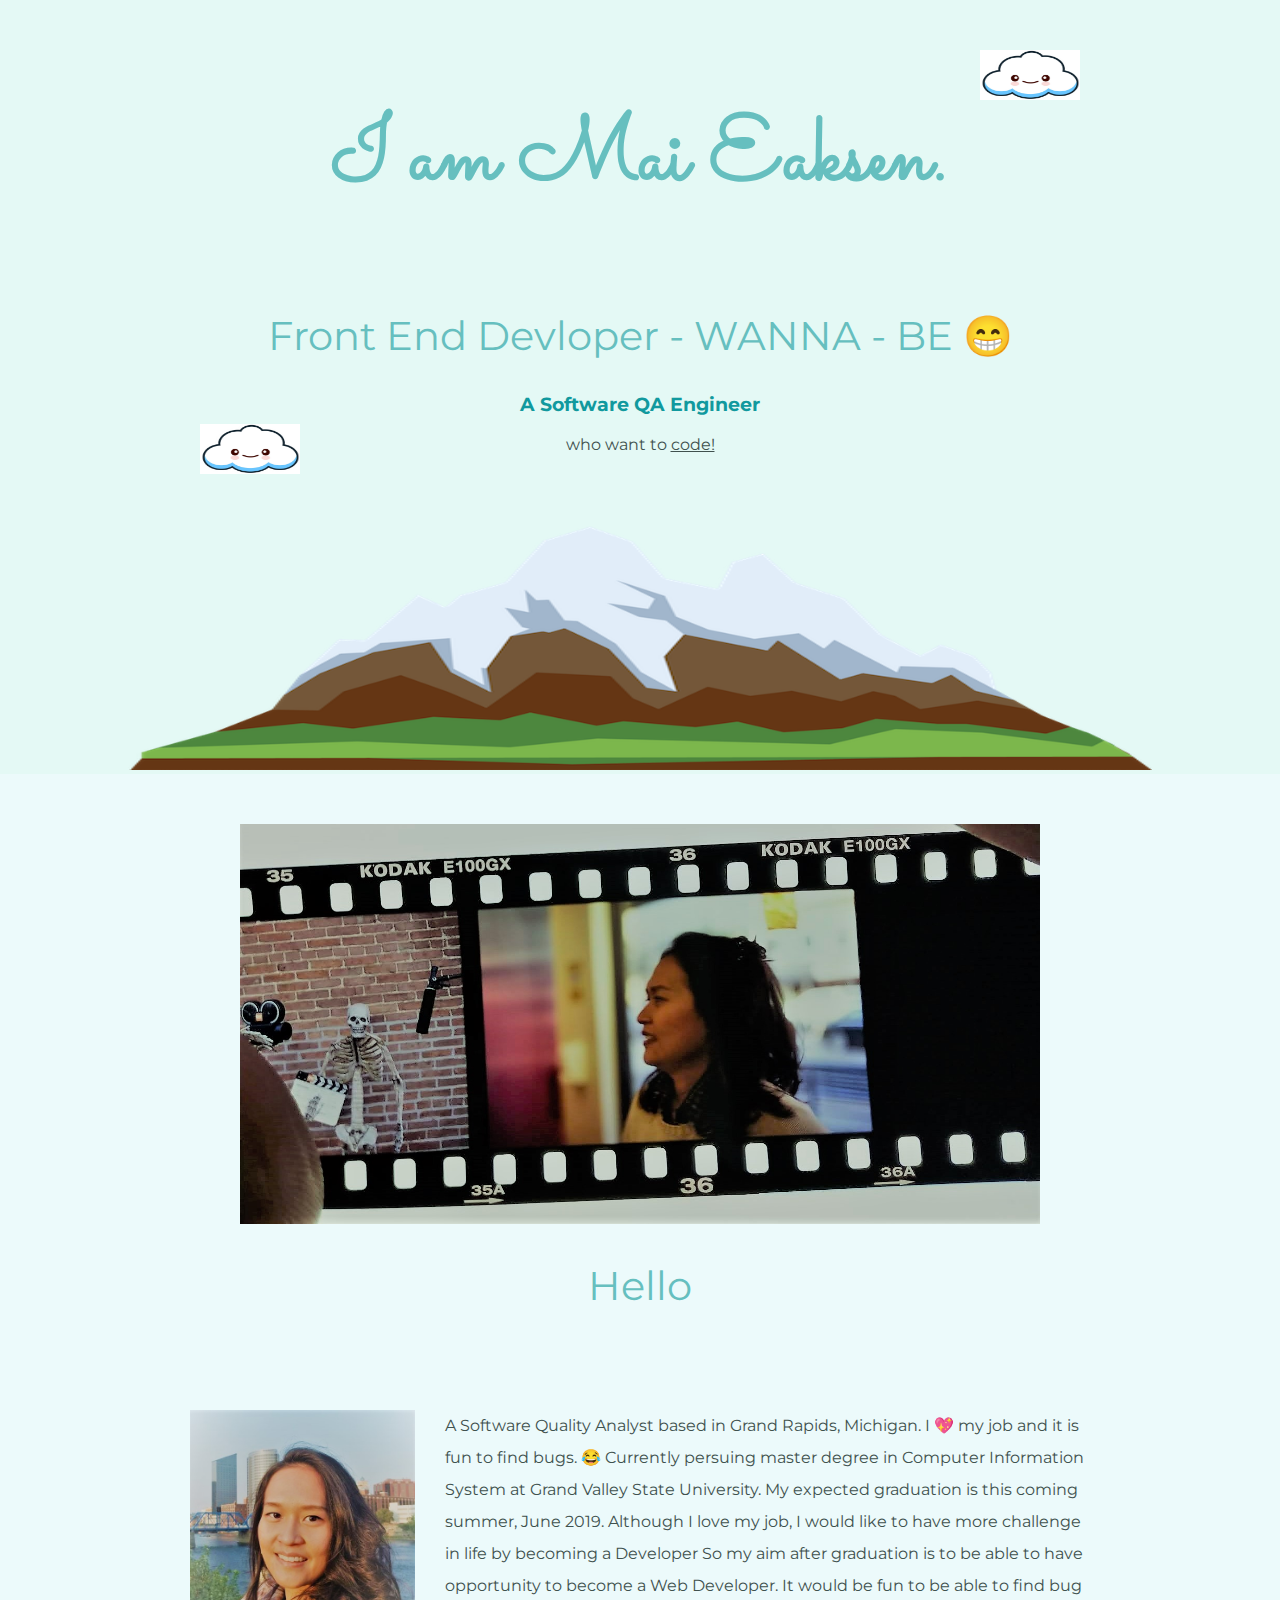
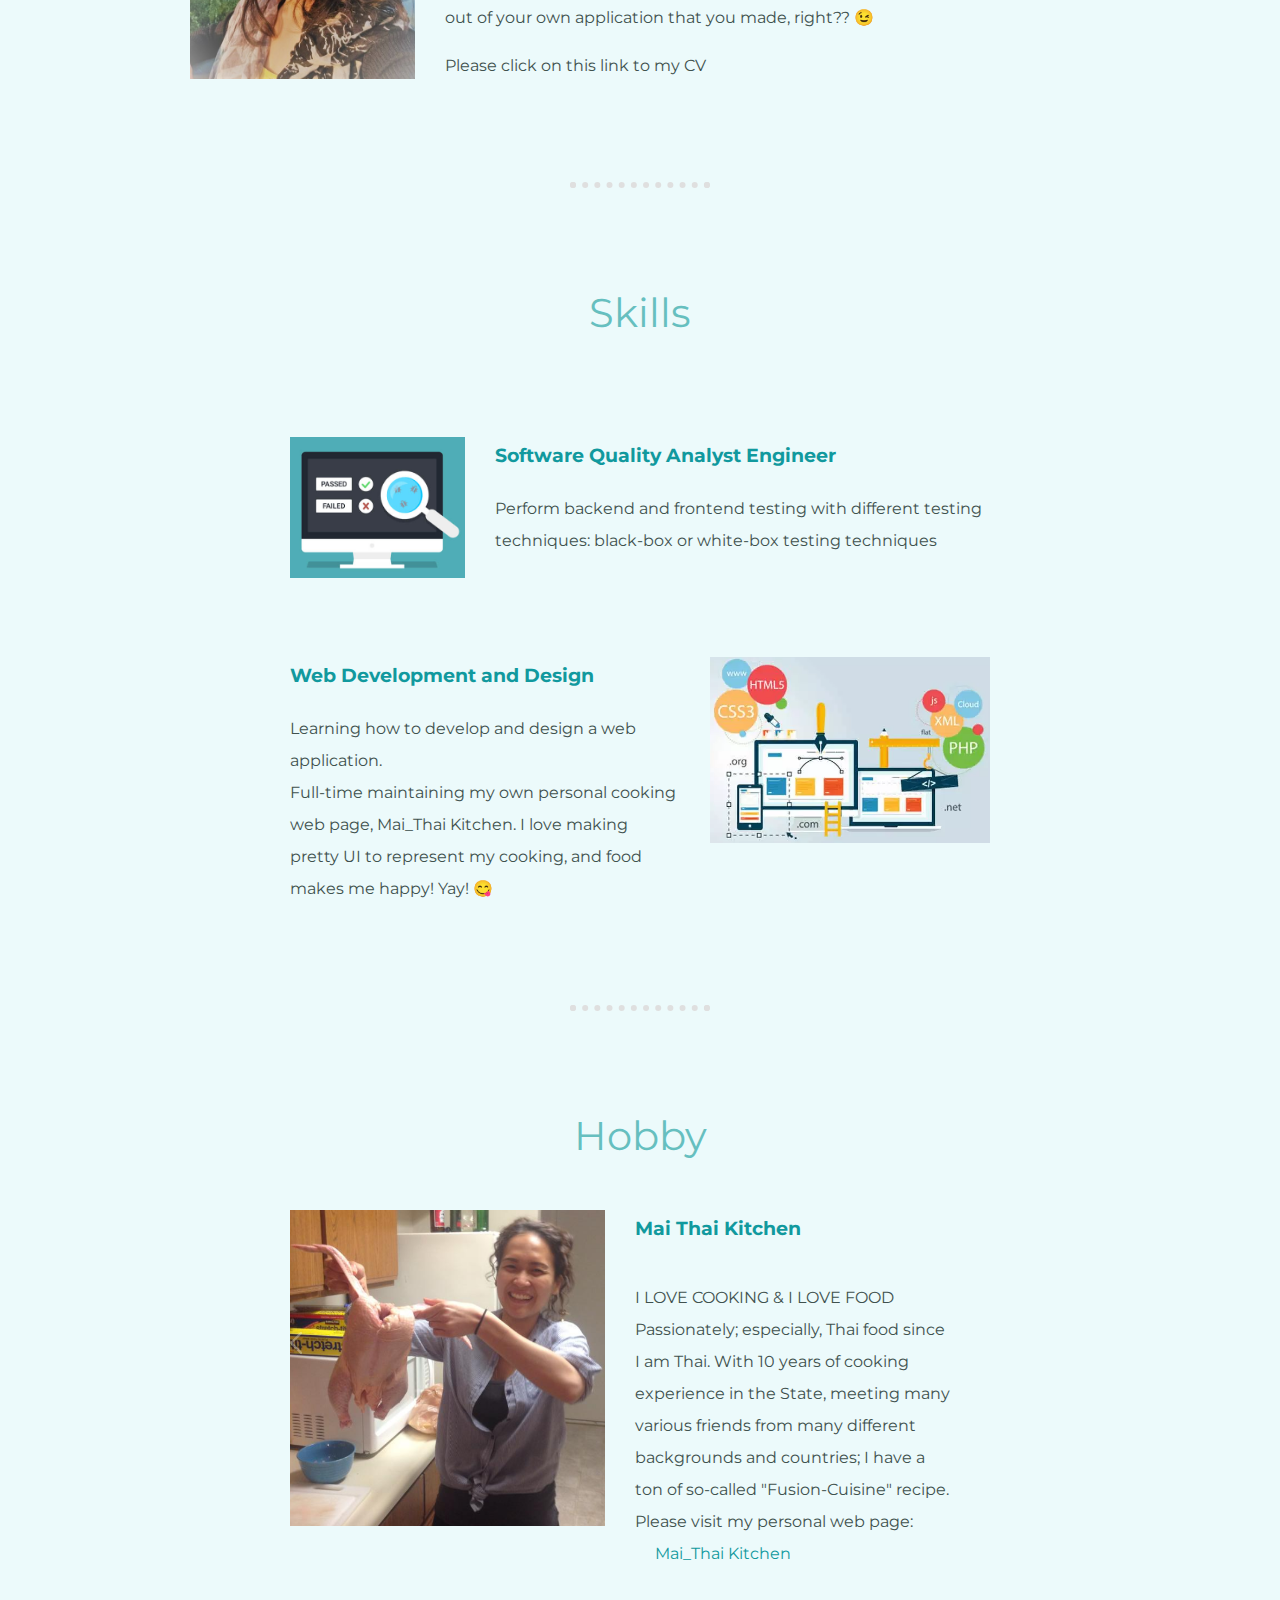
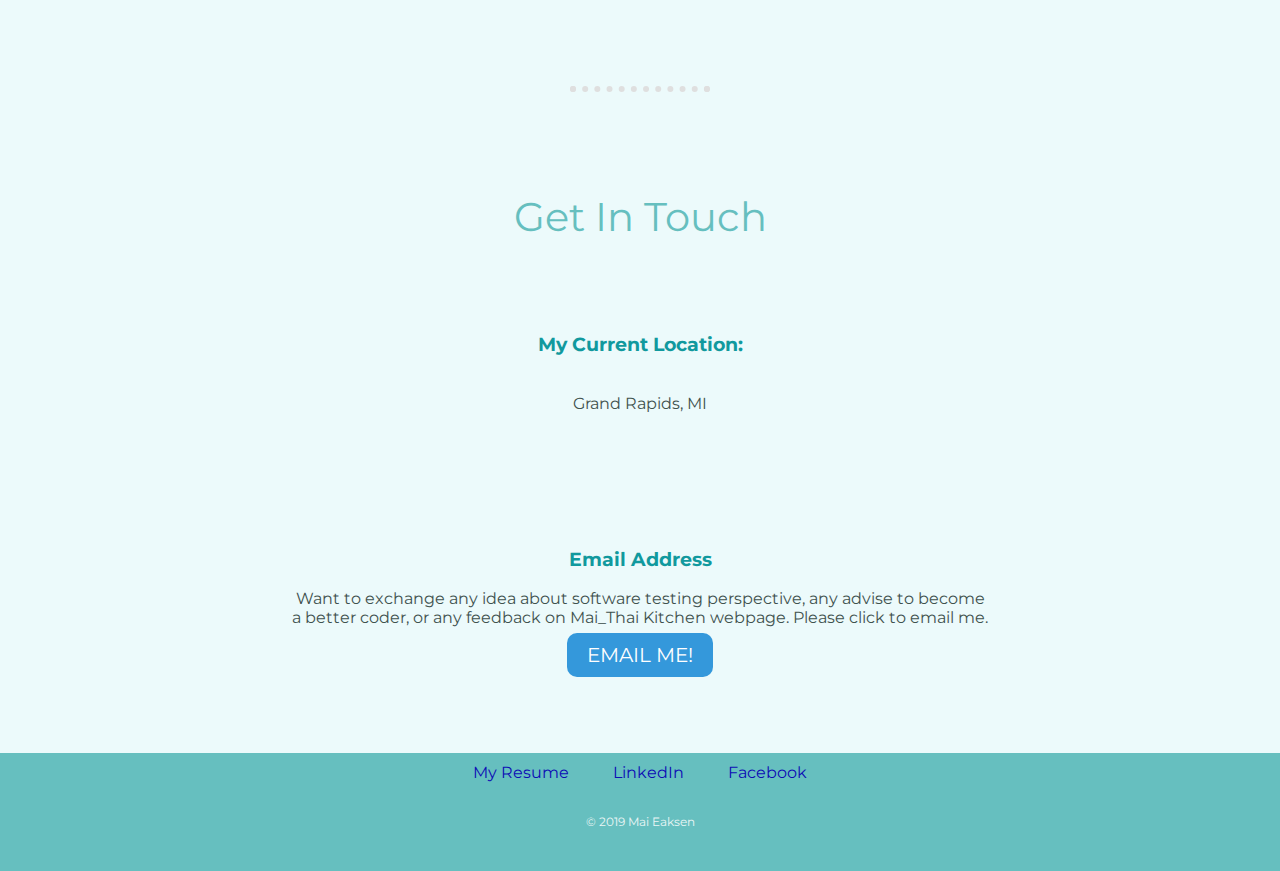
<file: index.html>
<!DOCTYPE html>
<html lang="en" dir="ltr">

<head>
  <meta charset="utf-8">
  <title>Mai Eaksen</title>
  <link rel="stylesheet" href="css/styles.css">
  <link rel="icon" href="favicon.ico">
  <link href="https://fonts.googleapis.com/css?family=Merriweather|Montserrat|Sacramento" rel="stylesheet">
</head>

<body>
  <div class="top-container">

    <img class="top-cloud" src="images/15871374.jpg" alt="cloud-img">
    <h1>I am Mai Eaksen.</h1>


    <h2>Front End Devloper - WANNA - BE 😁</h2>
    <h3>A Software QA Engineer</h3>
    <p>
      who want to <span class="pro">code!</span>
    </p>


    <img class="bottom-cloud" src="images/15871374.jpg" alt="cloud-img">
    <img class="mountain" src="images/mountain.png" alt="mountain-img">
  </div>


  <div class="middle-container">
    <div class="profile">

      <img src="images/MaiPicFilm.jpg" alt="mai-pic1" height="400px" width="800px">
      <h2>Hello</h2>

      <div class="profile-row">
        <img class="profile-image" src="images/Mai.jpg" alt="mai-pic2">
        <p>A Software Quality Analyst based in Grand Rapids, Michigan.
          I 💖 my job and it is fun to find bugs. 😂
          Currently persuing master degree in Computer Information System at Grand Valley State
          University. My expected graduation is this coming summer, June 2019.
          Although I love my job, I would like to have more challenge in life by becoming a Developer
          So my aim after graduation is to be able to have opportunity to become a Web Developer.
          It would be fun to be able to find bug out of your own application that you made, right?? 😉</p>
        <p>Please click on this link to my CV</p>
      </div>
    </div>

    <hr>
    <div class="skill">
      <h2>Skills</h2>
      <div class="skill-row">
        <img class="skill-image1" src="images/qaPic1.PNG" alt="qa-pic">
        <h3>Software Quality Analyst Engineer</h3>
        <p>Perform backend and frontend testing with different testing techniques: black-box or white-box testing techniques</p>
      </div>
      <div class="skill-row">
        <img class="skill-image2" src="images/webDevelopment.PNG" alt="qa-pic1">
        <h3>Web Development and Design</h3>
        <p>

          Learning how to develop and design a web application.
          <br>
          Full-time maintaining my own personal cooking web page, Mai_Thai Kitchen.
          I love making pretty UI to represent my cooking, and food makes me happy! Yay! 😋

        </p>
      </div>
    </div>


    <hr>
    <div class="hobby">
      <h2>Hobby</h2>
      <div class="hobby-row">


        <img class="hobby-image" src="images/MaiInKitchen.PNG" alt="MaiInKitchen-pic">
        <h3>Mai Thai Kitchen</h3>
        <div class="hobby-description">
          <p>I LOVE COOKING & I LOVE FOOD Passionately; especially, Thai food since I am Thai.
            With 10 years of cooking experience in the State, meeting many various friends from many different backgrounds and countries;
            I have a ton of so-called "Fusion-Cuisine" recipe.
            <br>
            Please visit my personal web page:
            <a class="skill-link" href="C:\Users\mai_s\OneDrive\Documents\A_Winter 2019_CIS_Master\WebDevelopment_Udemy\Web Development\MasterProject\recipebookMainPage.html">Mai_Thai Kitchen</a>
          </p>
        </div>
      </div>
    </div>

    <hr>
    <div class="contact-me">
      <h2>Get In Touch</h2>
      <div class="contact-address">
        <h3>My Current Location:</h3>
        <p>
          <br>Grand Rapids, MI
        </p>
      </div>

      <div class="contact-email">
        <h3>Email Address</h3>
        <p>Want to exchange any idea about software testing perspective, any advise to become a better coder, or any feedback on Mai_Thai Kitchen webpage. Please click to email me.
          <p>
            <a class="btn" href="mailto:eaksens@mail.gvsu.edu">EMAIL ME!</a>
          </p>
        </p>
      </div>

    </div>
  </div>

  <div class="bottom-container">
    <a class="footer-link" href="https://docs.google.com/document/d/1jyrpSE0JkI-DCMKHn25DR0SCpoAjFptKhChUcKdfSeY/edit">My Resume</a>
    <a class="footer-link" href="https://www.linkedin.com/">LinkedIn</a>
    <a class="footer-link" href="https://facebook.com/">Facebook</a>
    <p class="copyright">© 2019 Mai Eaksen</p>
  </div>

</body>

</html>
</file>
<file: css/styles.css>
body {
  margin: 0;
  text-align: center;
  font-family: 'Montserrat', sans-serif;
  color: #40514E
}

h1 {
  color: #66BFBF;
  font-size: 5.625rem;
  line-height: 2;
  margin-top: 50px auto 0 auto;
  font-family: 'Sacramento', cursive;
}

h2 {
  color: #66BFBF;
  font-family: 'Montserrat', sans-serif;
  font-size: 2.5rem;
  font-weight: normal;
}

h3 {
  font-family: 'Montserrat', sans-serif;
  color: #11999E;
}

a {
  font-family: 'Montserrat', sans-serif;
  color: #11999E;
  margin: 10px 20px 10px 20px;
  text-decoration: none;
}

a:hover{
  color: #EAF6F6;
}

hr{
  width: 10%;
  border: dotted #dfdfdf 6px;
  border-bottom: none;
  margin: 100px auto 100px auto;
}
.h1-me{
  color: #66BFBF;
  font-size: 5.625rem;
  line-height: 2;
  margin-top: 50px auto 0 auto;
  font-family: 'Sacramento', cursive;
}

.top-container {
  background-color: #E4F9F5;
  position: relative;
  padding-top: 10px;
}

.middle-container {
  padding-top: 50px;
  background-color: #ecfafb;
  position: relative;
  padding-bottom: 10px;
}

.bottom-container {
  padding-top: 10px;
  background-color: #66BFBF;
  position: relative;
  padding-bottom: 10px;
}

.span {
  text-decoration: underline;
}



.profile-row{
  margin: 100px auto 100px auto;
  width: 900px;
  line-height: 2;
  text-align: left;
}

.skill-row{
  width: 700px;
  margin: 100px auto 100px auto;
  text-align: left;
  line-height: 2;
}

.hobby-row{
  width: 700px;
  margin: 50px auto 100px auto;
  text-align: left;
  line-height: 2;

}

.pro {
  text-decoration: underline;
}

.bottom-cloud {
  position: absolute;
  width: 100px;
  height: 50px;
  right: 200px;
  top: 50px;
}

.top-cloud {
  position: absolute;
  width: 100px;
  height: 50px;
  left: 200px;
  bottom: 300px;
}
.mountain{
    height: 300px;
    width: 80%;
}

.profile-image{
  width: 25%;
  float: left;
  margin-right: 30px;
}

.skill-image1{
  width: 25%;
  float: left;
  margin-right: 30px;

}

.skill-image2{
  width: 40%;
  float: right;
  margin-left: 30px;
  margin-bottom: 40px;
}

.hobby-image{
  width: 45%;
  float: left;
  margin-right: 30px;
}

.hobby-description{
  width: 45%;
  margin-right: 10px;
  display: inline-block;
}


.contact-address{
  width: 700px;
  display: inline-block;

  margin: 40px auto 60px auto;
}
.contact-email{
  width: 700px;
  display: inline-block;

   margin: 40px auto 60px auto;
}

.btn {
  background: #37d1d6;
  background-image: -webkit-linear-gradient(top, #37d1d6, #15d0d6);
  background-image: -moz-linear-gradient(top, #37d1d6, #15d0d6);
  background-image: -ms-linear-gradient(top, #37d1d6, #15d0d6);
  background-image: -o-linear-gradient(top, #37d1d6, #15d0d6);
  background-image: linear-gradient(to bottom, #37d1d6, #15d0d6);
  -webkit-border-radius: 10;
  -moz-border-radius: 10;
  border-radius: 10px;
  font-family: 'Montserrat', sans-serif;
  color: #ffffff;
  font-size: 20px;
  background: #3498db;
  padding: 10px 20px 10px 20px;
  text-decoration: none;
}

.btn:hover {
  background: #303e3cb;
  background-image: -webkit-linear-gradient(top, #303e3cb, #2bc4ad);
  background-image: -moz-linear-gradient(top, #303e3cb, #2bc4ad);
  background-image: -ms-linear-gradient(top, #303e3cb, #2bc4ad);
  background-image: -o-linear-gradient(top, #303e3cb, #2bc4ad);
  background-image: linear-gradient(to bottom, #303e3cb, #2bc4ad);
  text-decoration: none;
}

.footer-link{
  color: #0d0cb5;
}

.copyright{
  color: #EAF6F6;
  font-size: 0.75rem;
  padding: 20px 0;
}
</file>
